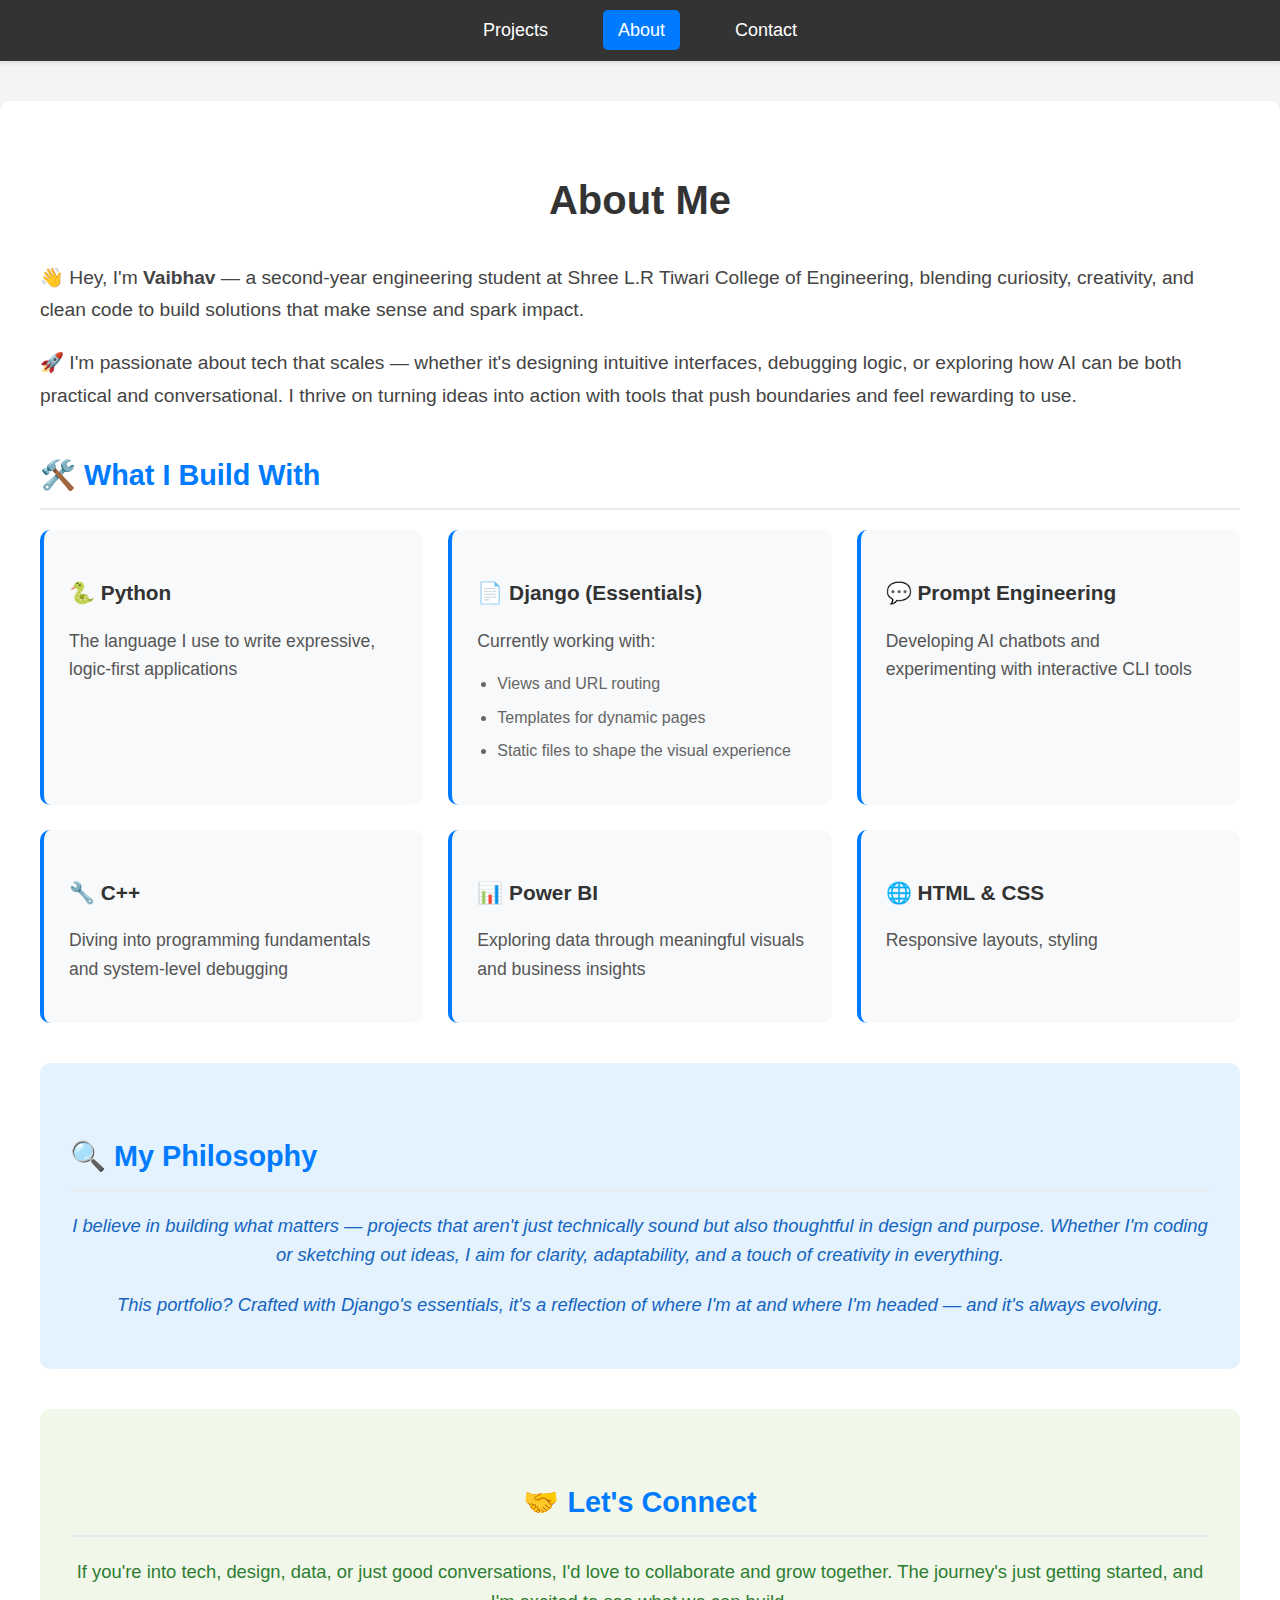
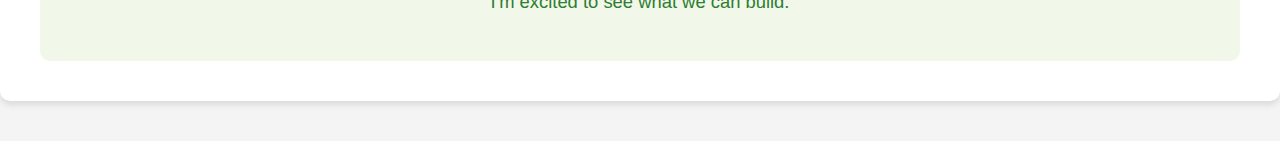
<file: Portfolio Web/index.html>
<!DOCTYPE html>
<html lang="en">
<head>
    <meta charset="UTF-8">
    <meta name="viewport" content="width=device-width, initial-scale=1.0">
    <title>About - Vaibhav Portfolio</title>
    <link rel="stylesheet" href="styles.css">
</head>
<body>
    <nav class="navbar">
        <div class="nav-container">
            <ul class="nav-menu">
                <li><a href="projects.html" class="nav-link">Projects</a></li>
                <li><a href="index.html" class="nav-link active">About</a></li>
                <li><a href="contact.html" class="nav-link">Contact</a></li>
            </ul>
        </div>
    </nav>

    <div class="content">
        <h1>About Me</h1>
        
        <div class="intro-section">
            <p class="intro-text">👋 Hey, I'm <strong>Vaibhav</strong> — a second-year engineering student at Shree L.R Tiwari College of Engineering, blending curiosity, creativity, and clean code to build solutions that make sense and spark impact.</p>
            
            <p class="intro-text">🚀 I'm passionate about tech that scales — whether it's designing intuitive interfaces, debugging logic, or exploring how AI can be both practical and conversational. I thrive on turning ideas into action with tools that push boundaries and feel rewarding to use.</p>
        </div>

        <div class="skills-section">
            <h2>🛠️ What I Build With</h2>
            <div class="skills-grid">
                <div class="skill-item">
                    <h3>🐍 Python</h3>
                    <p>The language I use to write expressive, logic-first applications</p>
                </div>
                
                <div class="skill-item">
                    <h3>📄 Django (Essentials)</h3>
                    <p>Currently working with:</p>
                    <ul>
                        <li>Views and URL routing</li>
                        <li>Templates for dynamic pages</li>
                        <li>Static files to shape the visual experience</li>
                    </ul>
                </div>
                
                <div class="skill-item">
                    <h3>💬 Prompt Engineering</h3>
                    <p>Developing AI chatbots and experimenting with interactive CLI tools</p>
                </div>
                
                <div class="skill-item">
                    <h3>🔧 C++</h3>
                    <p>Diving into programming fundamentals and system-level debugging</p>
                </div>
                
                <div class="skill-item">
                    <h3>📊 Power BI</h3>
                    <p>Exploring data through meaningful visuals and business insights</p>
                </div>

                <div class="skill-item">
                    <h3>🌐 HTML & CSS</h3>
                    <p>Responsive layouts, styling</p>
                </div>
            </div>
        </div>

        <div class="philosophy-section">
            <h2>🔍 My Philosophy</h2>
            <p>I believe in building what matters — projects that aren't just technically sound but also thoughtful in design and purpose. Whether I'm coding or sketching out ideas, I aim for clarity, adaptability, and a touch of creativity in everything.</p>
            <p>This portfolio? Crafted with Django's essentials, it's a reflection of where I'm at and where I'm headed — and it's always evolving.</p>
        </div>

        <div class="connect-section">
            <h2>🤝 Let's Connect</h2>
            <p>If you're into tech, design, data, or just good conversations, I'd love to collaborate and grow together. The journey's just getting started, and I'm excited to see what we can build.</p>
        </div>
    </div>
</body>
</html>
</file>
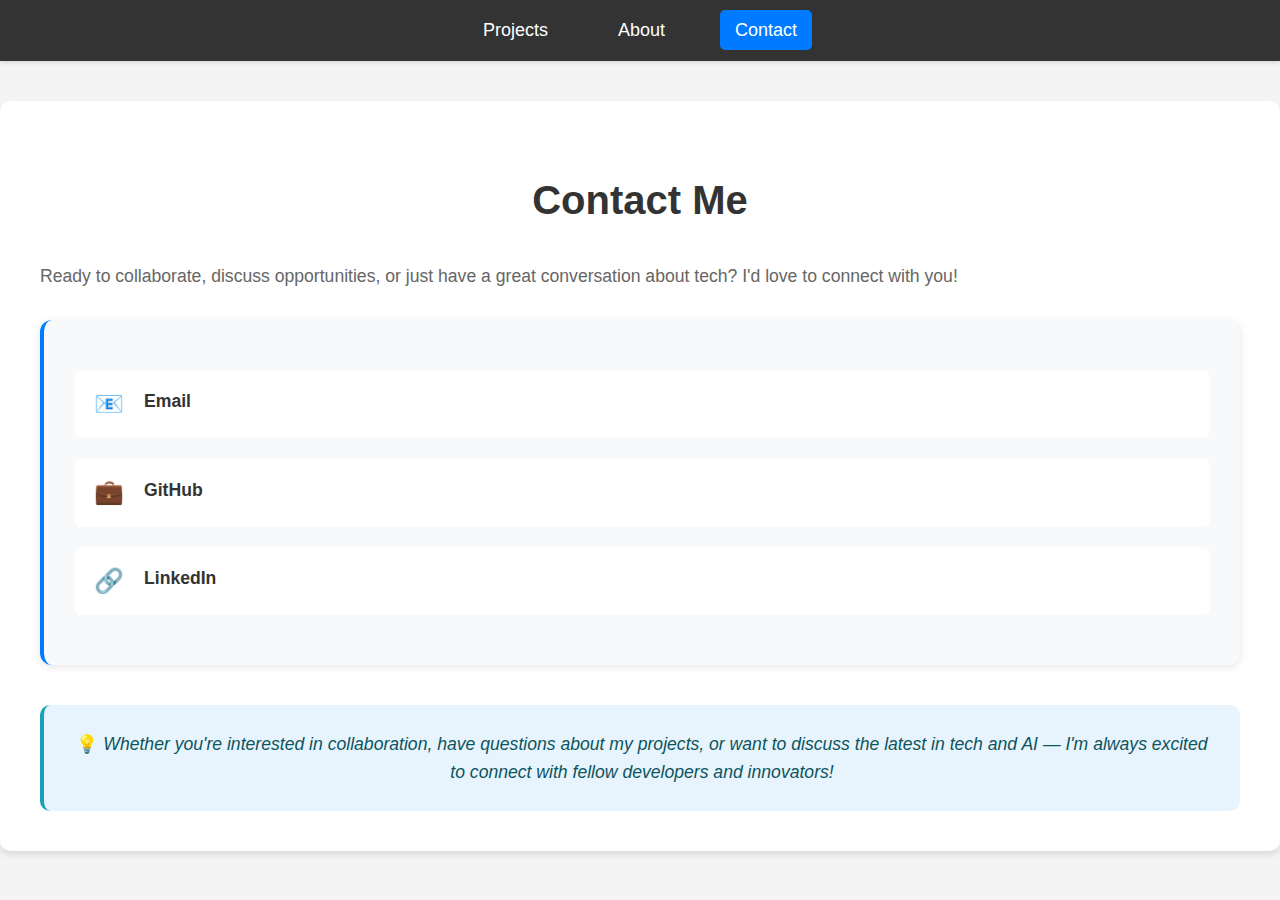
<file: Portfolio Web/contact.html>
<!DOCTYPE html>
<html lang="en">
<head>
    <meta charset="UTF-8">
    <meta name="viewport" content="width=device-width, initial-scale=1.0">
    <title>Contact - Vaibhav Portfolio</title>
    <link rel="stylesheet" href="styles.css">
</head>
<body>
    <nav class="navbar">
        <div class="nav-container">
            <ul class="nav-menu">
                <li><a href="projects.html" class="nav-link">Projects</a></li>
                <li><a href="index.html" class="nav-link">About</a></li>
                <li><a href="contact.html" class="nav-link active">Contact</a></li>
            </ul>
        </div>
    </nav>

    <div class="content">
        <h1>Contact Me</h1>
        <p>Ready to collaborate, discuss opportunities, or just have a great conversation about tech? I'd love to connect with you!</p>
        
        <div class="contact-info">
            <div class="contact-item" onclick="window.location.href='mailto:mauryavaibhav2007@gmail.com'">
                <span class="contact-icon">📧</span>
                <div class="contact-details">
                    <strong>Email</strong>
                </div>
            </div>
            
            <div class="contact-item" onclick="window.open('https://github.com/Vaibhav07-M', '_blank')">
                <span class="contact-icon">💼</span>
                <div class="contact-details">
                    <strong>GitHub</strong>
                </div>
            </div>
            
            <div class="contact-item" onclick="window.open('https://www.linkedin.com/in/vaibhav-mavex/', '_blank')">
                <span class="contact-icon">🔗</span>
                <div class="contact-details">
                    <strong>LinkedIn</strong>
                </div>
            </div>
        </div>
        
        <div class="contact-message">
            <p>💡 <em>Whether you're interested in collaboration, have questions about my projects, or want to discuss the latest in tech and AI — I'm always excited to connect with fellow developers and innovators!</em></p>
        </div>
    </div>
</body>
</html>
</file>
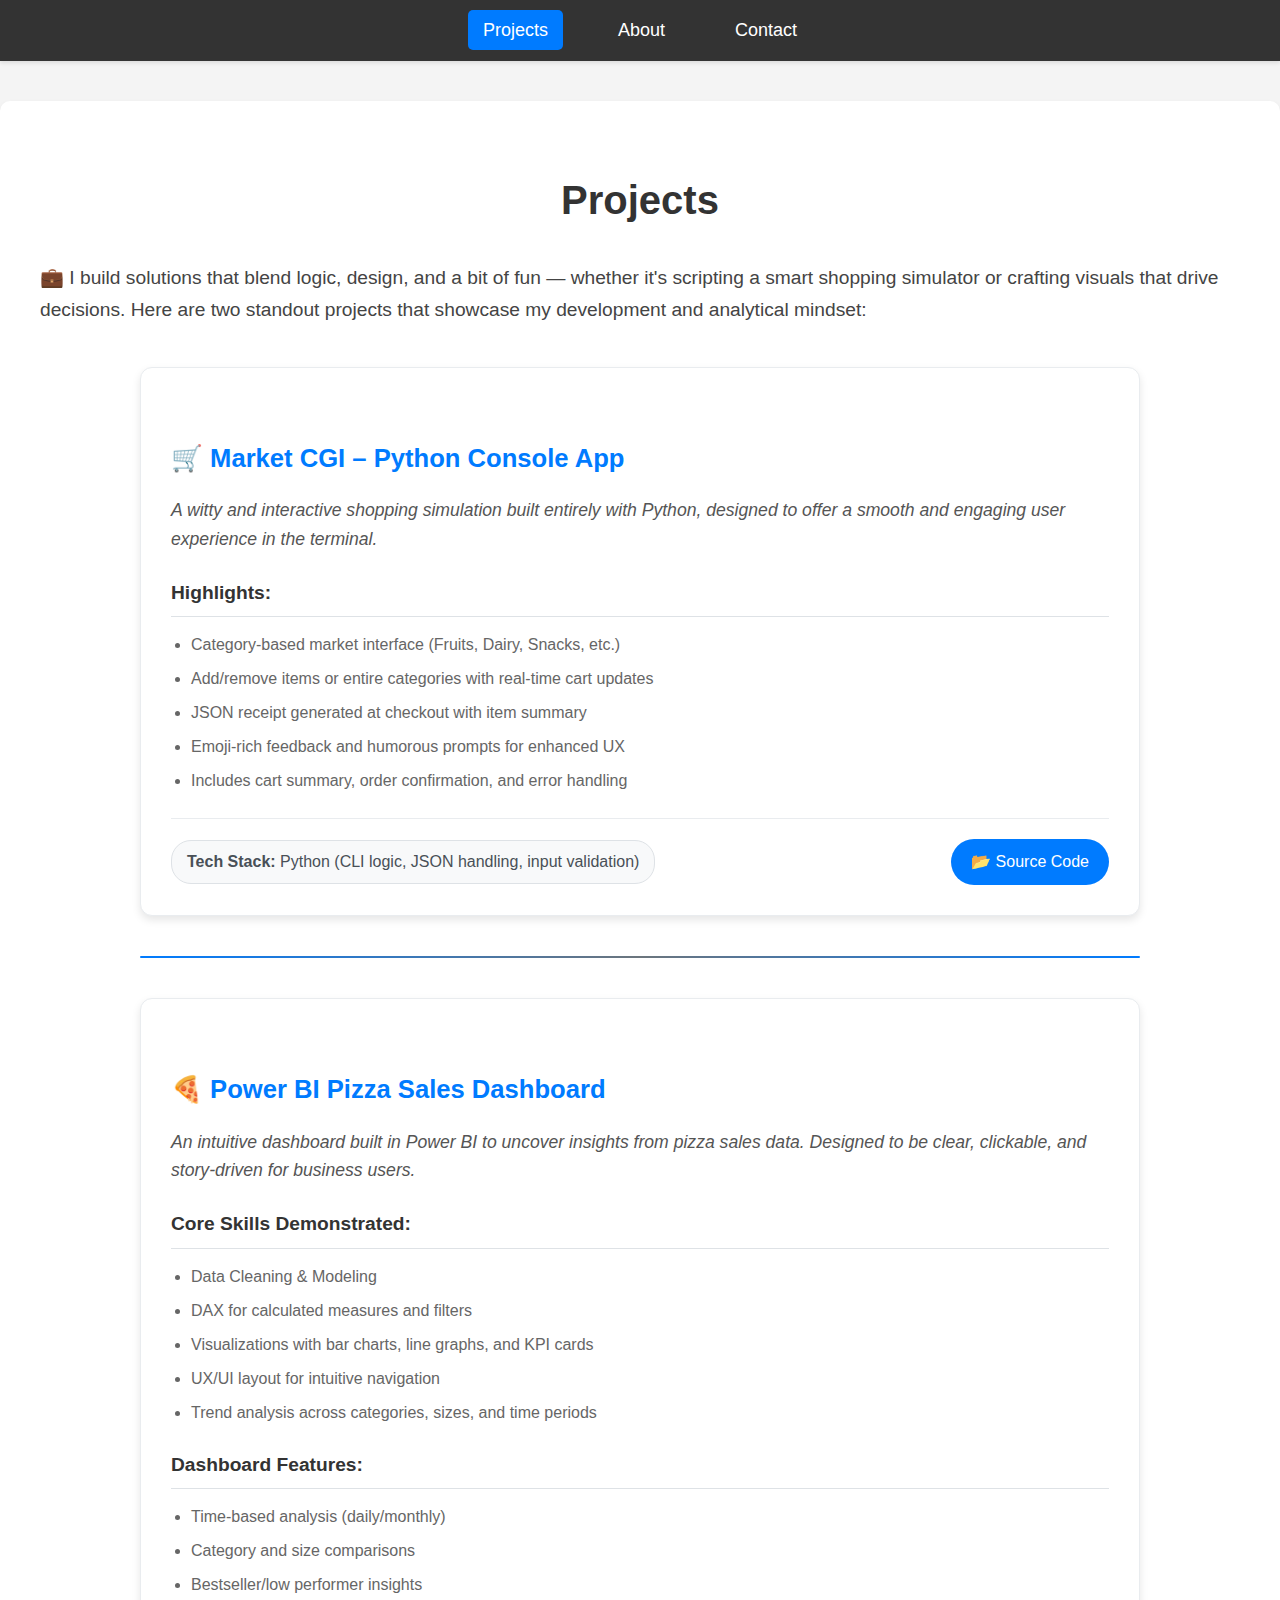
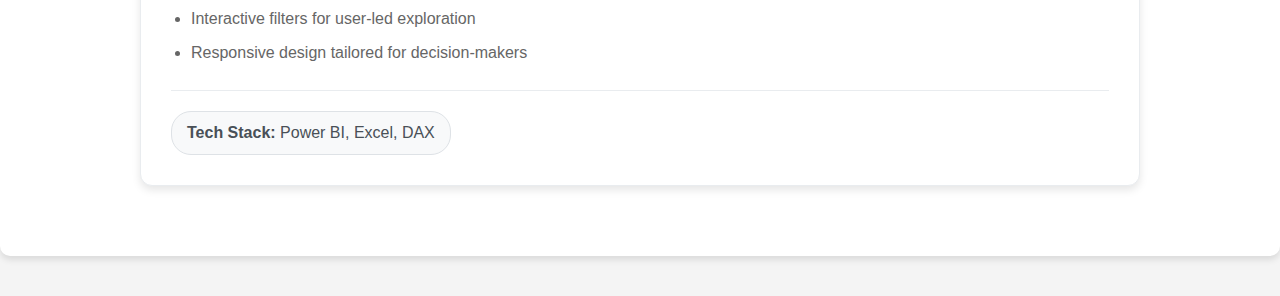
<file: Portfolio Web/projects.html>
<!DOCTYPE html>
<html lang="en">
<head>
    <meta charset="UTF-8">
    <meta name="viewport" content="width=device-width, initial-scale=1.0">
    <title>Projects - Vaibhav Portfolio</title>
    <link rel="stylesheet" href="styles.css">
</head>
<body>
    <nav class="navbar">
        <div class="nav-container">
            <ul class="nav-menu">
                <li><a href="projects.html" class="nav-link active">Projects</a></li>
                <li><a href="index.html" class="nav-link">About</a></li>
                <li><a href="contact.html" class="nav-link">Contact</a></li>
            </ul>
        </div>
    </nav>

    <div class="content">
        <h1>Projects</h1>
        
        <div class="projects-intro">
            <p class="intro-text">💼 I build solutions that blend logic, design, and a bit of fun — whether it's scripting a smart shopping simulator or crafting visuals that drive decisions. Here are two standout projects that showcase my development and analytical mindset:</p>
        </div>

        <div class="projects-container">
            <div class="project-card">
                <div class="project-header">
                    <h2>🛒 Market CGI – Python Console App</h2>
                    <p class="project-description">A witty and interactive shopping simulation built entirely with Python, designed to offer a smooth and engaging user experience in the terminal.</p>
                </div>
                
                <div class="project-highlights">
                    <h3>Highlights:</h3>
                    <ul>
                        <li>Category-based market interface (Fruits, Dairy, Snacks, etc.)</li>
                        <li>Add/remove items or entire categories with real-time cart updates</li>
                        <li>JSON receipt generated at checkout with item summary</li>
                        <li>Emoji-rich feedback and humorous prompts for enhanced UX</li>
                        <li>Includes cart summary, order confirmation, and error handling</li>
                    </ul>
                </div>
                
                <div class="project-footer">
                    <div class="tech-stack">
                        <strong>Tech Stack:</strong> Python (CLI logic, JSON handling, input validation)
                    </div>
                    <div class="project-link">
                        <a href="https://github.com/Vaibhav07-M/PyVerse_Summer_Internship/blob/main/Mini%20Project%20(Market)/market.py" target="_blank" class="source-link">📂 Source Code</a>
                    </div>
                </div>
            </div>

            <div class="project-divider"></div>

            <div class="project-card">
                <div class="project-header">
                    <h2>🍕 Power BI Pizza Sales Dashboard</h2>
                    <p class="project-description">An intuitive dashboard built in Power BI to uncover insights from pizza sales data. Designed to be clear, clickable, and story-driven for business users.</p>
                </div>
                
                <div class="project-highlights">
                    <h3>Core Skills Demonstrated:</h3>
                    <ul>
                        <li>Data Cleaning & Modeling</li>
                        <li>DAX for calculated measures and filters</li>
                        <li>Visualizations with bar charts, line graphs, and KPI cards</li>
                        <li>UX/UI layout for intuitive navigation</li>
                        <li>Trend analysis across categories, sizes, and time periods</li>
                    </ul>
                    
                    <h3>Dashboard Features:</h3>
                    <ul>
                        <li>Time-based analysis (daily/monthly)</li>
                        <li>Category and size comparisons</li>
                        <li>Bestseller/low performer insights</li>
                        <li>Interactive filters for user-led exploration</li>
                        <li>Responsive design tailored for decision-makers</li>
                    </ul>
                </div>
                
                <div class="project-footer">
                    <div class="tech-stack">
                        <strong>Tech Stack:</strong> Power BI, Excel, DAX
                    </div>
                </div>
            </div>
        </div>
    </div>
</body>
</html>
</file>
<file: Portfolio Web/styles.css>
body {
    font-family: Arial, sans-serif;
    margin: 0;
    padding: 0;
    background-color: #f4f4f4;
    line-height: 1.6;
}

.navbar {
    background-color: #333;
    padding: 1rem 0;
    box-shadow: 0 2px 4px rgba(0,0,0,0.1);
}

.nav-container {
    max-width: 1200px;
    margin: 0 auto;
    padding: 0 20px;
}

.nav-menu {
    list-style: none;
    display: flex;
    justify-content: center;
    margin: 0;
    padding: 0;
}

.nav-menu li {
    margin: 0 20px;
}

.nav-link {
    color: white;
    text-decoration: none;
    font-size: 18px;
    padding: 10px 15px;
    border-radius: 5px;
    transition: background-color 0.3s ease;
}

.nav-link:hover {
    background-color: #555;
}

.nav-link.active {
    background-color: #007bff;
}

.content {
    max-width: 1200px;
    margin: 40px auto;
    padding: 0 20px;
    background-color: white;
    border-radius: 10px;
    box-shadow: 0 4px 6px rgba(0,0,0,0.1);
    padding: 40px;
}

h1 {
    color: #333;
    text-align: center;
    margin-bottom: 30px;
    font-size: 2.5em;
}

h2 {
    color: #007bff;
    margin-top: 40px;
    margin-bottom: 20px;
    font-size: 1.8em;
    border-bottom: 2px solid #e9ecef;
    padding-bottom: 10px;
}

h3 {
    color: #333;
    margin-bottom: 10px;
    font-size: 1.3em;
}

p {
    color: #666;
    font-size: 1.1em;
    margin-bottom: 20px;
}

.intro-section {
    margin-bottom: 40px;
}

.intro-text {
    font-size: 1.2em;
    line-height: 1.7;
    color: #444;
    text-align: left;
}

.skills-section {
    margin-bottom: 40px;
}

.skills-grid {
    display: grid;
    grid-template-columns: repeat(auto-fit, minmax(300px, 1fr));
    gap: 25px;
    margin-top: 20px;
}

.skill-item {
    background-color: #f8f9fa;
    padding: 25px;
    border-radius: 10px;
    border-left: 4px solid #007bff;
    transition: transform 0.3s ease;
}

.skill-item:hover {
    transform: translateY(-5px);
    box-shadow: 0 6px 12px rgba(0,0,0,0.1);
}

.skill-item p {
    margin-bottom: 15px;
    color: #555;
}

.skill-item ul {
    color: #666;
    padding-left: 20px;
}

.skill-item ul li {
    margin-bottom: 8px;
}

.philosophy-section {
    background-color: #e3f2fd;
    padding: 30px;
    border-radius: 10px;
    margin-bottom: 40px;
}

.philosophy-section p {
    color: #1565c0;
    font-style: italic;
    text-align: center;
    font-size: 1.15em;
}

.connect-section {
    background-color: #f1f8e9;
    padding: 30px;
    border-radius: 10px;
    text-align: center;
}

.connect-section p {
    color: #2e7d32;
    font-size: 1.15em;
    margin-bottom: 15px;
}

.contact-info {
    margin-top: 30px;
    padding: 30px;
    background-color: #f8f9fa;
    border-radius: 12px;
    border-left: 4px solid #007bff;
    box-shadow: 0 2px 8px rgba(0,0,0,0.1);
}

.contact-item {
    display: flex;
    align-items: center;
    margin: 20px 0;
    padding: 15px;
    background-color: white;
    border-radius: 8px;
    transition: transform 0.3s ease, box-shadow 0.3s ease, background-color 0.3s ease;
    cursor: pointer;
}

.contact-item:hover {
    transform: translateX(10px);
    box-shadow: 0 4px 12px rgba(0,0,0,0.1);
    background-color: #f0f8ff;
}

.contact-icon {
    font-size: 1.5em;
    margin-right: 15px;
    width: 40px;
    text-align: center;
}

.contact-details {
    flex: 1;
}

.contact-details strong {
    display: block;
    color: #333;
    margin-bottom: 5px;
    font-size: 1.1em;
}

.contact-description {
    color: #666;
    font-size: 0.9em;
    margin: 0;
    font-style: italic;
}

.contact-message {
    margin-top: 40px;
    padding: 25px;
    background-color: #e8f4fd;
    border-radius: 10px;
    border-left: 4px solid #17a2b8;
    text-align: center;
}

.contact-message p {
    color: #0c5460;
    font-size: 1.1em;
    margin: 0;
    line-height: 1.6;
}

.projects-intro {
    margin-bottom: 40px;
    text-align: center;
}

.projects-container {
    max-width: 1000px;
    margin: 0 auto;
}

.project-card {
    background-color: #ffffff;
    border: 1px solid #e9ecef;
    border-radius: 12px;
    padding: 30px;
    margin-bottom: 30px;
    box-shadow: 0 4px 8px rgba(0,0,0,0.1);
    transition: transform 0.3s ease, box-shadow 0.3s ease;
}

.project-card:hover {
    transform: translateY(-5px);
    box-shadow: 0 8px 16px rgba(0,0,0,0.15);
}

.project-header h2 {
    color: #007bff;
    margin-bottom: 15px;
    font-size: 1.6em;
    border-bottom: none;
    padding-bottom: 0;
}

.project-description {
    font-size: 1.1em;
    color: #555;
    line-height: 1.6;
    margin-bottom: 25px;
    font-style: italic;
}

.project-highlights h3 {
    color: #333;
    margin-top: 25px;
    margin-bottom: 15px;
    font-size: 1.2em;
    border-bottom: 1px solid #dee2e6;
    padding-bottom: 8px;
}

.project-highlights ul {
    color: #666;
    padding-left: 20px;
    margin-bottom: 20px;
}

.project-highlights ul li {
    margin-bottom: 10px;
    line-height: 1.5;
}

.project-footer {
    display: flex;
    justify-content: space-between;
    align-items: center;
    margin-top: 25px;
    padding-top: 20px;
    border-top: 1px solid #e9ecef;
    flex-wrap: wrap;
}

.tech-stack {
    color: #495057;
    font-size: 1em;
    background-color: #f8f9fa;
    padding: 8px 15px;
    border-radius: 20px;
    border: 1px solid #dee2e6;
}

.source-link {
    display: inline-block;
    background-color: #007bff;
    color: white;
    padding: 10px 20px;
    text-decoration: none;
    border-radius: 25px;
    transition: background-color 0.3s ease, transform 0.3s ease;
    font-weight: 500;
}

.source-link:hover {
    background-color: #0056b3;
    transform: translateY(-2px);
}

.project-divider {
    height: 2px;
    background: linear-gradient(to right, #007bff, #6c757d, #007bff);
    margin: 40px 0;
    border-radius: 2px;
}

@media (max-width: 768px) {
    .content {
        margin: 20px;
        padding: 20px;
    }
    
    .skills-grid {
        grid-template-columns: 1fr;
    }
    
    .nav-menu {
        flex-direction: column;
        align-items: center;
    }
    
    .nav-menu li {
        margin: 5px 0;
    }
    
    .project-footer {
        flex-direction: column;
        align-items: flex-start;
        gap: 15px;
    }
    
    .project-card {
        padding: 20px;
    }
    
    .projects-container {
        padding: 0 10px;
    }
}
</file>
